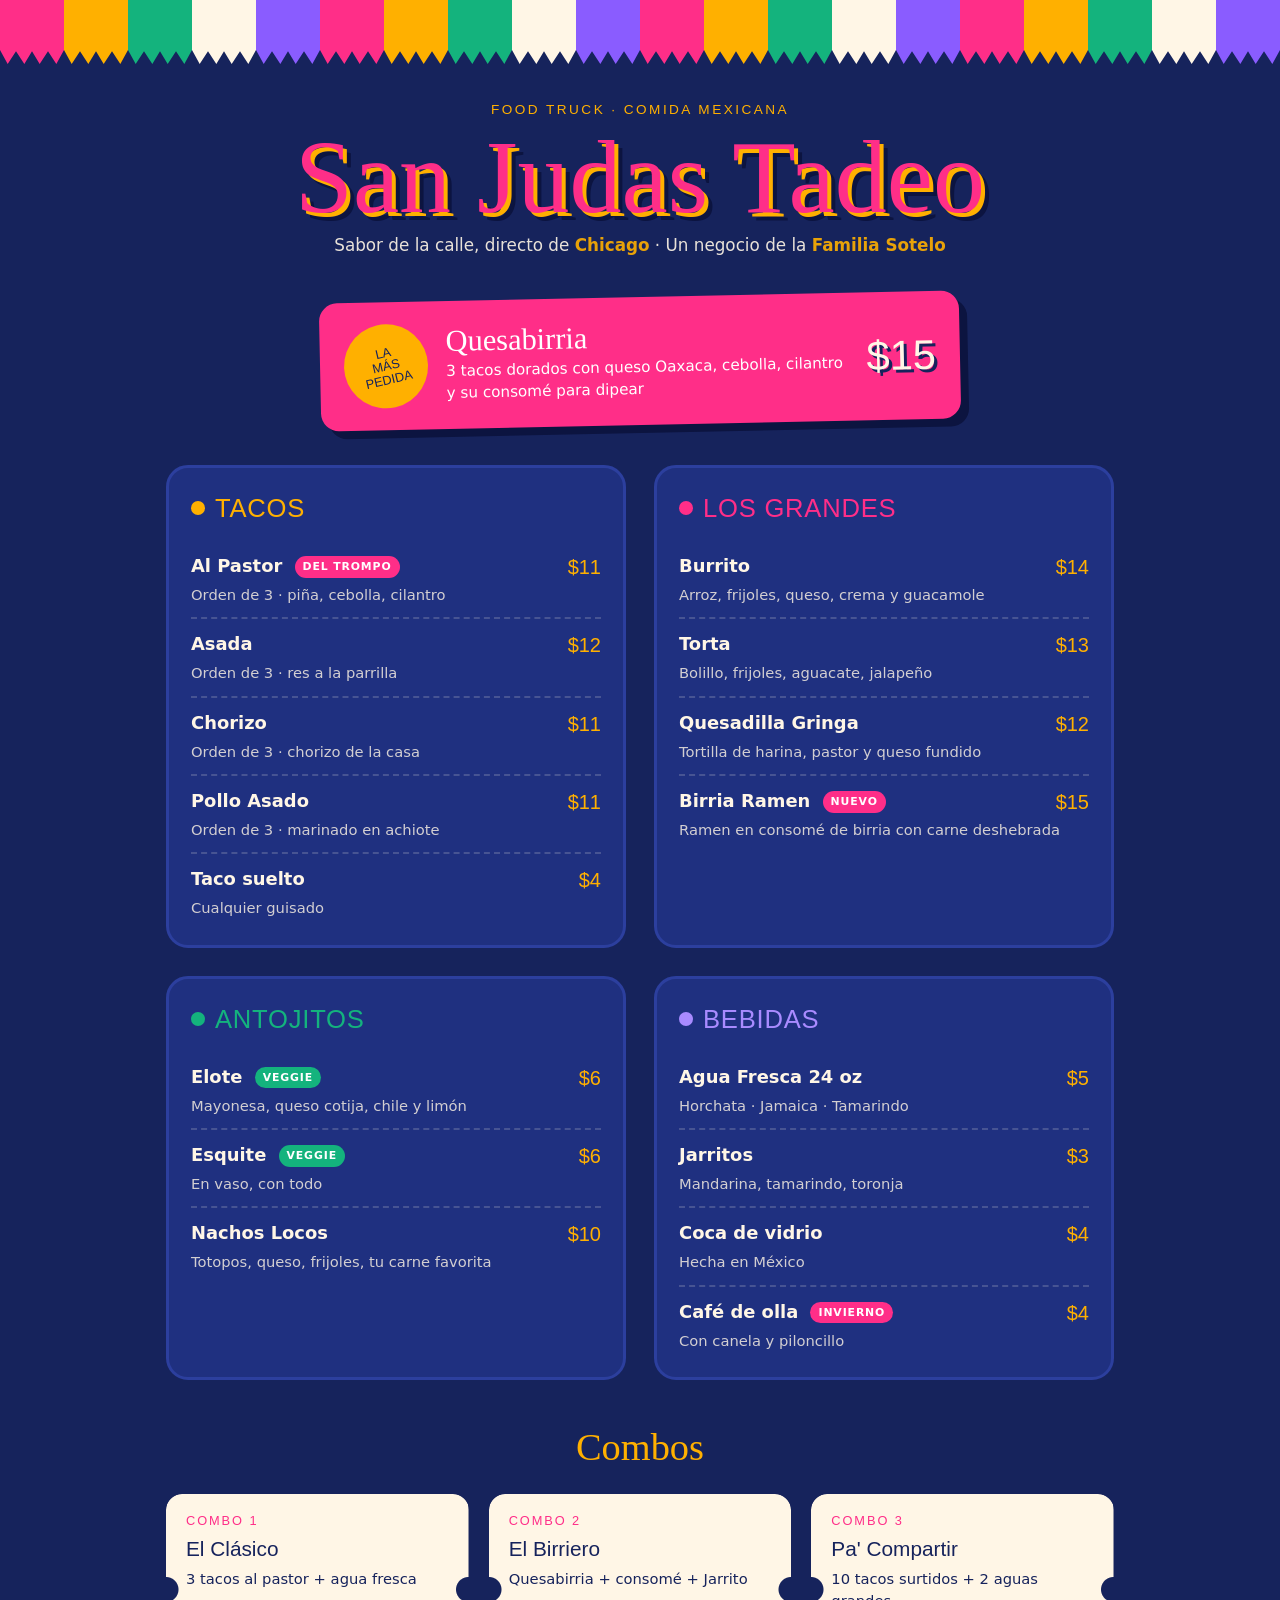
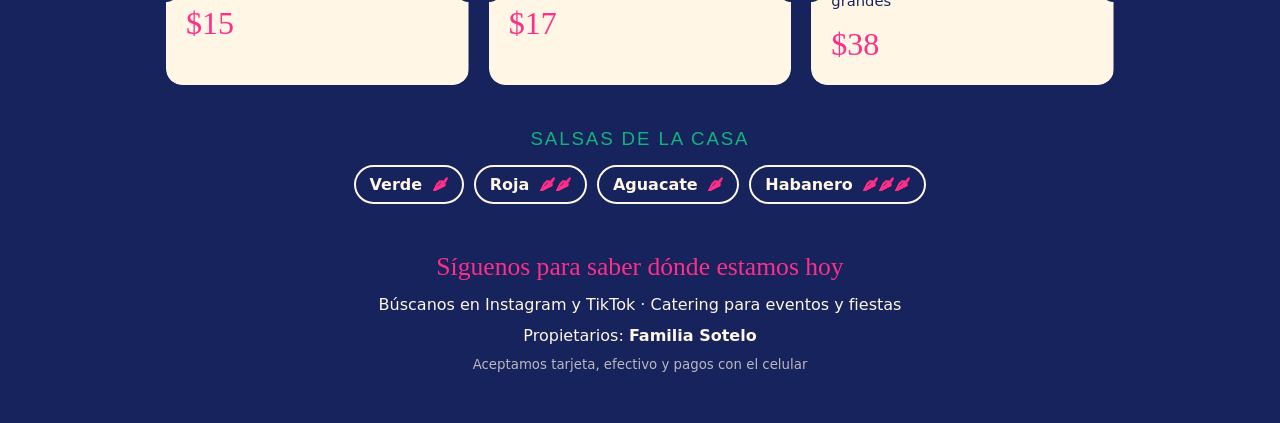
<file: index.html>
<!doctype html>
<html lang="es">
<head>
<meta charset="utf-8">
<meta name="viewport" content="width=device-width, initial-scale=1, viewport-fit=cover">
<meta http-equiv="Content-Security-Policy" content="default-src 'none'; style-src 'self' https://fonts.googleapis.com; font-src https://fonts.gstatic.com; img-src 'self'; base-uri 'none'; form-action 'none'">
<title>San Judas Tadeo · Food Truck de Comida Mexicana en Chicago</title>
<meta name="description" content="Menú del food truck San Judas Tadeo de la Familia Sotelo: tacos al pastor, quesabirria, burritos, tortas, elotes y aguas frescas en Chicago.">
<link rel="icon" href="/favicon.svg" type="image/svg+xml">
<link rel="icon" href="/favicon.png" type="image/png" sizes="64x64">
<link rel="apple-touch-icon" href="/og-image.png">
<meta property="og:type" content="website">
<meta property="og:locale" content="es_MX">
<meta property="og:title" content="San Judas Tadeo · Food Truck Mexicano">
<meta property="og:description" content="Tacos al pastor, quesabirria, burritos y aguas frescas en Chicago. Familia Sotelo.">
<meta property="og:url" content="https://san-judas-tadeo-menu.onrender.com/">
<meta property="og:image" content="https://san-judas-tadeo-menu.onrender.com/og-image.png">
<meta property="og:image:width" content="1200">
<meta property="og:image:height" content="630">
<meta property="og:image:alt" content="San Judas Tadeo, food truck de comida mexicana">
<meta name="twitter:card" content="summary_large_image">
<meta name="theme-color" content="#16235c">
<link rel="preconnect" href="https://fonts.googleapis.com">
<link rel="preconnect" href="https://fonts.gstatic.com" crossorigin>
<link rel="stylesheet" href="https://fonts.googleapis.com/css2?family=Shrikhand&family=Bowlby+One&family=Work+Sans:wght@400;600;800&display=swap">
<link rel="stylesheet" href="/styles.css">
</head>
<body>

<div class="picado" aria-hidden="true">
  <span></span><span></span><span></span><span></span><span></span><span></span><span></span><span></span><span></span><span></span><span></span><span></span><span></span><span></span><span></span><span></span><span></span><span></span><span></span><span></span>
</div>

<main class="wrap">
  <header>
    <div class="eyebrow">Food Truck · Comida Mexicana</div>
    <h1>San Judas Tadeo</h1>
    <div class="tag">Sabor de la calle, directo de <b>Chicago</b> · Un negocio de la <b>Familia Sotelo</b></div>
  </header>

  <div class="estrella">
    <div class="sello" aria-label="La más pedida">LA<br>MÁS<br>PEDIDA</div>
    <div>
      <h2>Quesabirria</h2>
      <p>3 tacos dorados con queso Oaxaca, cebolla, cilantro y su consomé para dipear</p>
    </div>
    <div class="precio">$15</div>
  </div>

  <div class="grid">
    <section class="cat c-cempa" aria-labelledby="h-tacos">
      <h3 id="h-tacos"><span class="dot" aria-hidden="true"></span>TACOS</h3>
      <div class="item"><span class="n">Al Pastor <span class="pill">Del trompo</span></span><span class="p">$11</span><span class="d">Orden de 3 · piña, cebolla, cilantro</span></div>
      <div class="item"><span class="n">Asada</span><span class="p">$12</span><span class="d">Orden de 3 · res a la parrilla</span></div>
      <div class="item"><span class="n">Chorizo</span><span class="p">$11</span><span class="d">Orden de 3 · chorizo de la casa</span></div>
      <div class="item"><span class="n">Pollo Asado</span><span class="p">$11</span><span class="d">Orden de 3 · marinado en achiote</span></div>
      <div class="item"><span class="n">Taco suelto</span><span class="p">$4</span><span class="d">Cualquier guisado</span></div>
    </section>

    <section class="cat c-rosa" aria-labelledby="h-grandes">
      <h3 id="h-grandes"><span class="dot" aria-hidden="true"></span>LOS GRANDES</h3>
      <div class="item"><span class="n">Burrito</span><span class="p">$14</span><span class="d">Arroz, frijoles, queso, crema y guacamole</span></div>
      <div class="item"><span class="n">Torta</span><span class="p">$13</span><span class="d">Bolillo, frijoles, aguacate, jalapeño</span></div>
      <div class="item"><span class="n">Quesadilla Gringa</span><span class="p">$12</span><span class="d">Tortilla de harina, pastor y queso fundido</span></div>
      <div class="item"><span class="n">Birria Ramen <span class="pill">Nuevo</span></span><span class="p">$15</span><span class="d">Ramen en consomé de birria con carne deshebrada</span></div>
    </section>

    <section class="cat c-verde" aria-labelledby="h-antojitos">
      <h3 id="h-antojitos"><span class="dot" aria-hidden="true"></span>ANTOJITOS</h3>
      <div class="item"><span class="n">Elote <span class="pill v">Veggie</span></span><span class="p">$6</span><span class="d">Mayonesa, queso cotija, chile y limón</span></div>
      <div class="item"><span class="n">Esquite <span class="pill v">Veggie</span></span><span class="p">$6</span><span class="d">En vaso, con todo</span></div>
      <div class="item"><span class="n">Nachos Locos</span><span class="p">$10</span><span class="d">Totopos, queso, frijoles, tu carne favorita</span></div>
    </section>

    <section class="cat c-morado" aria-labelledby="h-bebidas">
      <h3 id="h-bebidas"><span class="dot" aria-hidden="true"></span>BEBIDAS</h3>
      <div class="item"><span class="n">Agua Fresca 24 oz</span><span class="p">$5</span><span class="d">Horchata · Jamaica · Tamarindo</span></div>
      <div class="item"><span class="n">Jarritos</span><span class="p">$3</span><span class="d">Mandarina, tamarindo, toronja</span></div>
      <div class="item"><span class="n">Coca de vidrio</span><span class="p">$4</span><span class="d">Hecha en México</span></div>
      <div class="item"><span class="n">Café de olla <span class="pill">Invierno</span></span><span class="p">$4</span><span class="d">Con canela y piloncillo</span></div>
    </section>
  </div>

  <div class="combos">
    <h3>Combos</h3>
    <div class="tickets">
      <div class="ticket"><div class="num">COMBO 1</div><h4>El Clásico</h4><p>3 tacos al pastor + agua fresca</p><div class="p">$15</div></div>
      <div class="ticket"><div class="num">COMBO 2</div><h4>El Birriero</h4><p>Quesabirria + consomé + Jarrito</p><div class="p">$17</div></div>
      <div class="ticket"><div class="num">COMBO 3</div><h4>Pa' Compartir</h4><p>10 tacos surtidos + 2 aguas grandes</p><div class="p">$38</div></div>
    </div>
  </div>

  <div class="salsas">
    <h3>SALSAS DE LA CASA</h3>
    <div class="chips">
      <span>Verde <i aria-label="picante bajo">🌶</i></span>
      <span>Roja <i aria-label="picante medio">🌶🌶</i></span>
      <span>Aguacate <i aria-label="picante bajo">🌶</i></span>
      <span>Habanero <i aria-label="picante alto">🌶🌶🌶</i></span>
    </div>
  </div>

  <footer>
    <div class="big">Síguenos para saber dónde estamos hoy</div>
    <div>Búscanos en Instagram y TikTok · Catering para eventos y fiestas</div>
    <div>Propietarios: <b>Familia Sotelo</b></div>
    <small>Aceptamos tarjeta, efectivo y pagos con el celular</small>
  </footer>
</main>
</body>
</html>
</file>
<file: styles.css>
/* Layout: street menu board — papel picado banner, bold price rows, combo tickets */
:root{
  --azul:#16235c;
  --azul-2:#1f3080;
  --rosa:#ff2e88;
  --cempa:#ffb000;
  --verde:#14b37d;
  --papel:#fff6e6;
  --display:"Shrikhand", "Georgia", serif;
  --block:"Bowlby One", "Impact", sans-serif;
  --body:"Work Sans", system-ui, sans-serif;
  color-scheme:dark;
}
*{box-sizing:border-box}
body{margin:0;background:var(--azul);color:var(--papel);font-family:var(--body);font-size:16px;line-height:1.45}
.wrap{max-width:980px;margin:0 auto;padding-left:max(16px, env(safe-area-inset-left, 0px));padding-right:max(16px, env(safe-area-inset-right, 0px));padding-block:0 48px}

/* papel picado */
.picado{display:flex;height:64px;overflow:hidden;margin-bottom:8px}
.picado span{flex:1 0 64px;height:64px;clip-path:polygon(0 0,100% 0,100% 78%,88% 100%,75% 80%,62% 100%,50% 80%,38% 100%,25% 80%,12% 100%,0 78%);
  -webkit-mask:radial-gradient(circle at 50% 38%,transparent 7px,#000 8px),radial-gradient(circle at 22% 22%,transparent 4px,#000 5px);
  -webkit-mask-composite:source-in;mask-composite:intersect;
  mask:radial-gradient(circle at 50% 38%,transparent 7px,#000 8px),radial-gradient(circle at 22% 22%,transparent 4px,#000 5px);
  animation:sway 3.5s ease-in-out infinite;transform-origin:top center}
.picado span:nth-child(5n+1){background:var(--rosa)}
.picado span:nth-child(5n+2){background:var(--cempa);animation-delay:-.7s}
.picado span:nth-child(5n+3){background:var(--verde);animation-delay:-1.4s}
.picado span:nth-child(5n+4){background:var(--papel);animation-delay:-2.1s}
.picado span:nth-child(5n+5){background:#8a5cff;animation-delay:-2.8s}
@keyframes sway{0%,100%{transform:rotate(-1.5deg)}50%{transform:rotate(1.5deg)}}
@media (prefers-reduced-motion:reduce){.picado span{animation:none}}

header{text-align:center;padding-block:28px 12px}
.eyebrow{font-family:var(--block);color:var(--cempa);letter-spacing:.18em;font-size:.85rem;text-transform:uppercase}
h1{font-family:var(--display);font-weight:400;font-size:clamp(3rem,11vw,6.5rem);line-height:.95;margin:8px 0 6px;color:var(--rosa);
  text-shadow:4px 4px 0 var(--cempa),8px 8px 0 #0c1440;text-wrap:balance}
.tag{font-size:1.05rem;opacity:.9}
.tag b{color:var(--cempa)}

.estrella{margin:28px auto 8px;max-width:640px;background:var(--rosa);color:#fff;border-radius:18px;padding:22px 24px;
  display:grid;grid-template-columns:auto 1fr auto;gap:18px;align-items:center;transform:rotate(-1.2deg);box-shadow:8px 8px 0 #0c1440}
.estrella .sello{font-family:var(--block);background:var(--cempa);color:var(--azul);border-radius:50%;width:84px;height:84px;display:grid;place-items:center;text-align:center;font-size:.8rem;line-height:1.05;transform:rotate(-12deg)}
.estrella h2{font-family:var(--display);font-weight:400;font-size:1.9rem;margin:0;line-height:1}
.estrella p{margin:4px 0 0;font-size:.95rem}
.estrella .precio{font-family:var(--block);font-size:2.6rem;color:var(--papel);text-shadow:3px 3px 0 var(--azul)}

.grid{display:grid;grid-template-columns:repeat(auto-fit,minmax(min(100%,420px),1fr));gap:28px;margin-top:40px}
section.cat{background:var(--azul-2);border-radius:22px;padding:22px 22px 14px;border:3px solid #2c3f9e}
.cat h3{font-family:var(--block);font-weight:400;font-size:1.6rem;margin:0 0 14px;display:flex;align-items:center;gap:10px;letter-spacing:.03em}
.cat h3 .dot{width:14px;height:14px;border-radius:50%;background:var(--c)}
.cat h3{color:var(--c)}
.item{display:grid;grid-template-columns:1fr auto;gap:2px 14px;padding:12px 0;border-top:2px dashed rgba(255,246,230,.18)}
.item:first-of-type{border-top:0}
.item .n{font-weight:800;font-size:1.12rem;min-width:0}
.item .p{font-family:var(--block);font-size:1.25rem;color:var(--cempa);font-variant-numeric:tabular-nums;white-space:nowrap}
.item .d{grid-column:1/-1;font-size:.92rem;opacity:.8}
.pill{display:inline-block;font-size:.68rem;font-weight:800;letter-spacing:.08em;text-transform:uppercase;padding:3px 8px;border-radius:999px;margin-left:6px;vertical-align:2px;background:var(--rosa);color:#fff}
.pill.v{background:var(--verde)}

.combos{margin-top:40px}
.combos h3{font-family:var(--display);font-weight:400;font-size:2.4rem;text-align:center;margin:0 0 18px;color:var(--cempa)}
.tickets{display:grid;grid-template-columns:repeat(auto-fit,minmax(min(100%,260px),1fr));gap:20px}
.ticket{background:var(--papel);color:var(--azul);border-radius:16px;padding:18px 20px;position:relative;
  -webkit-mask:radial-gradient(circle at 0 50%,transparent 12px,#000 13px) left/51% 100% no-repeat,radial-gradient(circle at 100% 50%,transparent 12px,#000 13px) right/51% 100% no-repeat;
  mask:radial-gradient(circle at 0 50%,transparent 12px,#000 13px) left/51% 100% no-repeat,radial-gradient(circle at 100% 50%,transparent 12px,#000 13px) right/51% 100% no-repeat}
.ticket .num{font-family:var(--block);font-size:.8rem;letter-spacing:.15em;color:var(--rosa)}
.ticket h4{font-family:var(--block);font-weight:400;font-size:1.3rem;margin:4px 0}
.ticket p{margin:0 0 10px;font-size:.92rem}
.ticket .p{font-family:var(--display);font-size:2rem;color:var(--rosa)}

.salsas{margin-top:40px;text-align:center}
.salsas h3{font-family:var(--block);font-weight:400;letter-spacing:.1em;color:var(--verde);margin:0 0 12px}
.chips{display:flex;flex-wrap:wrap;gap:10px;justify-content:center}
.chips span{border:2px solid var(--papel);border-radius:999px;padding:6px 14px;font-weight:600}
.chips span i{font-style:normal;color:var(--rosa);margin-left:4px}

footer{margin-top:44px;text-align:center;display:grid;gap:8px}
footer .big{font-family:var(--display);font-size:1.6rem;color:var(--rosa)}
footer small{opacity:.7}
@media (max-width:520px){
  .estrella{grid-template-columns:1fr;text-align:center;justify-items:center}
}
.c-cempa{--c:var(--cempa)}
.c-rosa{--c:var(--rosa)}
.c-verde{--c:var(--verde)}
.c-morado{--c:#a98bff}
.error-page{min-height:100vh;display:grid;place-content:center;justify-items:center;text-align:center;gap:12px}
.error-page h1{font-size:clamp(3rem,14vw,6rem)}
.btn{display:inline-block;margin-top:12px;background:var(--rosa);color:#fff;font-weight:800;text-decoration:none;padding:14px 26px;border-radius:999px;box-shadow:5px 5px 0 #0c1440}
.btn:hover{background:#e0186f}
a:focus-visible,.btn:focus-visible{outline:3px solid var(--cempa);outline-offset:4px}
</file>
